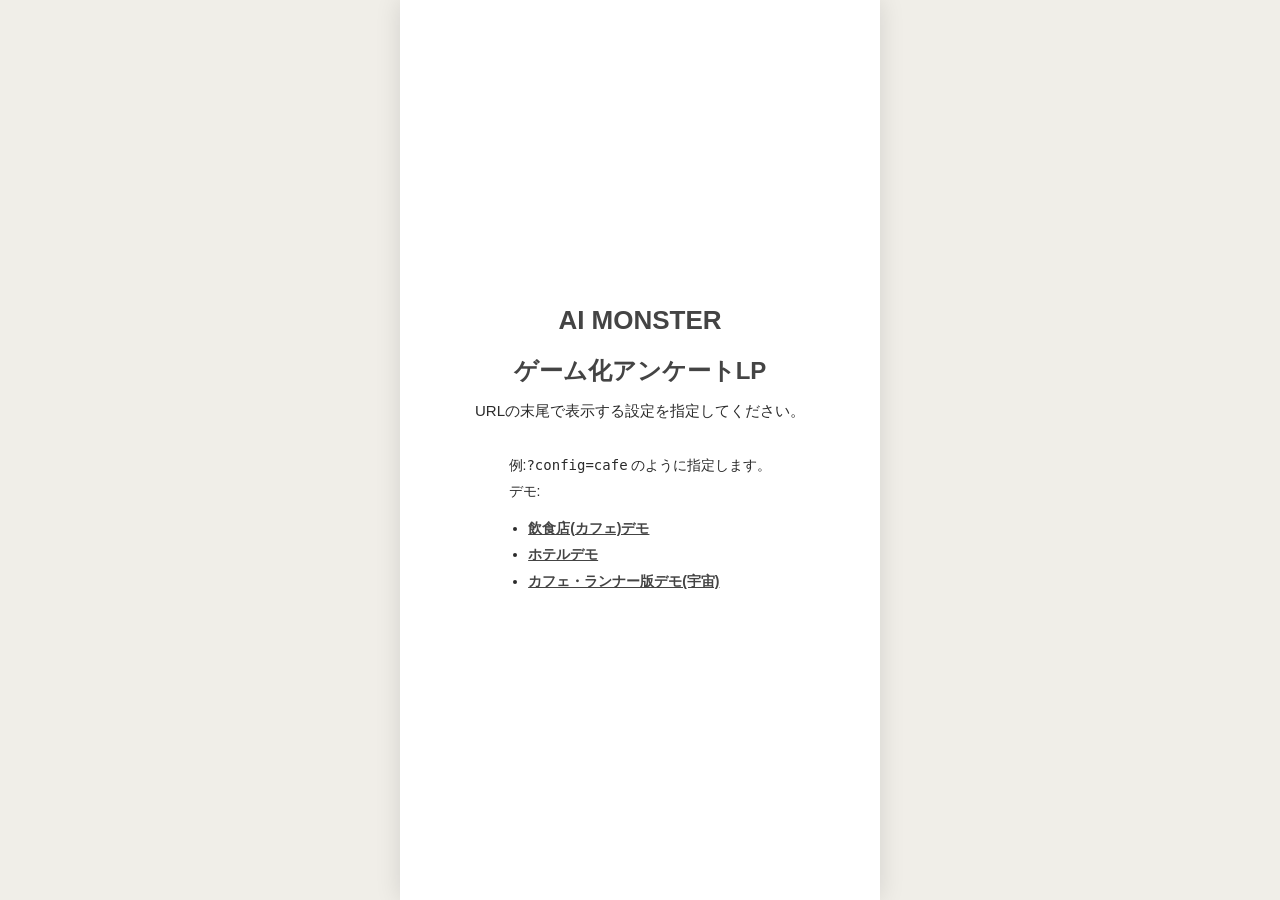
<file: index.html>
<!DOCTYPE html>
<html lang="ja">
<head>
  <meta charset="UTF-8">
  <meta name="viewport" content="width=device-width, initial-scale=1">
  <title>AI MONSTER</title>
  <link rel="stylesheet" href="engine/style.css">
</head>
<body>
  <div id="app">

    <!-- 進行度表示(ゲーム中のみ表示) -->
    <header id="hud" hidden>
      <div id="hud-icons" aria-label="クエストの進行状況"></div>
      <div id="hud-power" hidden></div>
      <div id="hud-count"></div>
    </header>

    <!-- [1] タイトル画面 -->
    <section id="screen-title" class="screen">
      <div id="title-logo"></div>
      <h1 id="title-heading"></h1>
      <p id="title-sub"></p>
      <button id="btn-start" class="btn-big" hidden></button>
      <div id="guide" hidden></div>
    </section>

    <!-- [2a] ゲーム画面(questモード:横スクロールRPG風) -->
    <section id="screen-game" class="screen" hidden>
      <div id="field">
        <div id="world"></div>
        <div id="hero"></div>
        <div id="tap-hint">タップで すすむ!</div>
      </div>
    </section>

    <!-- [2b] ゲーム画面(runnerモード:操作型シューティング・宇宙) -->
    <section id="screen-runner" class="screen" hidden>
      <canvas id="game-canvas"></canvas>
      <div id="cards" hidden></div>
      <div id="go-burst" hidden></div>
    </section>

    <!-- [4] クリア画面 -->
    <section id="screen-clear" class="screen" hidden>
      <div id="clear-fx" aria-hidden="true"></div>
      <h2 id="clear-title"></h2>
      <p id="clear-message"></p>
      <div id="clear-coupon" hidden></div>
      <a id="clear-cta" class="btn-big" href="#"></a>
      <p id="submit-note"></p>
    </section>

    <!-- お知らせ表示(両モード共通) -->
    <div id="banner" hidden></div>

  </div>

  <!-- [3] 質問モーダル(画面に重なる質問ウィンドウ) -->
  <div id="modal" hidden></div>

  <noscript><p style="padding:16px">このページの表示にはJavaScript(ブラウザでプログラムを動かす仕組み)が必要です。</p></noscript>

  <script src="engine/questions.js"></script>
  <script src="engine/submit.js"></script>
  <script src="engine/engine.js"></script>
</body>
</html>
</file>
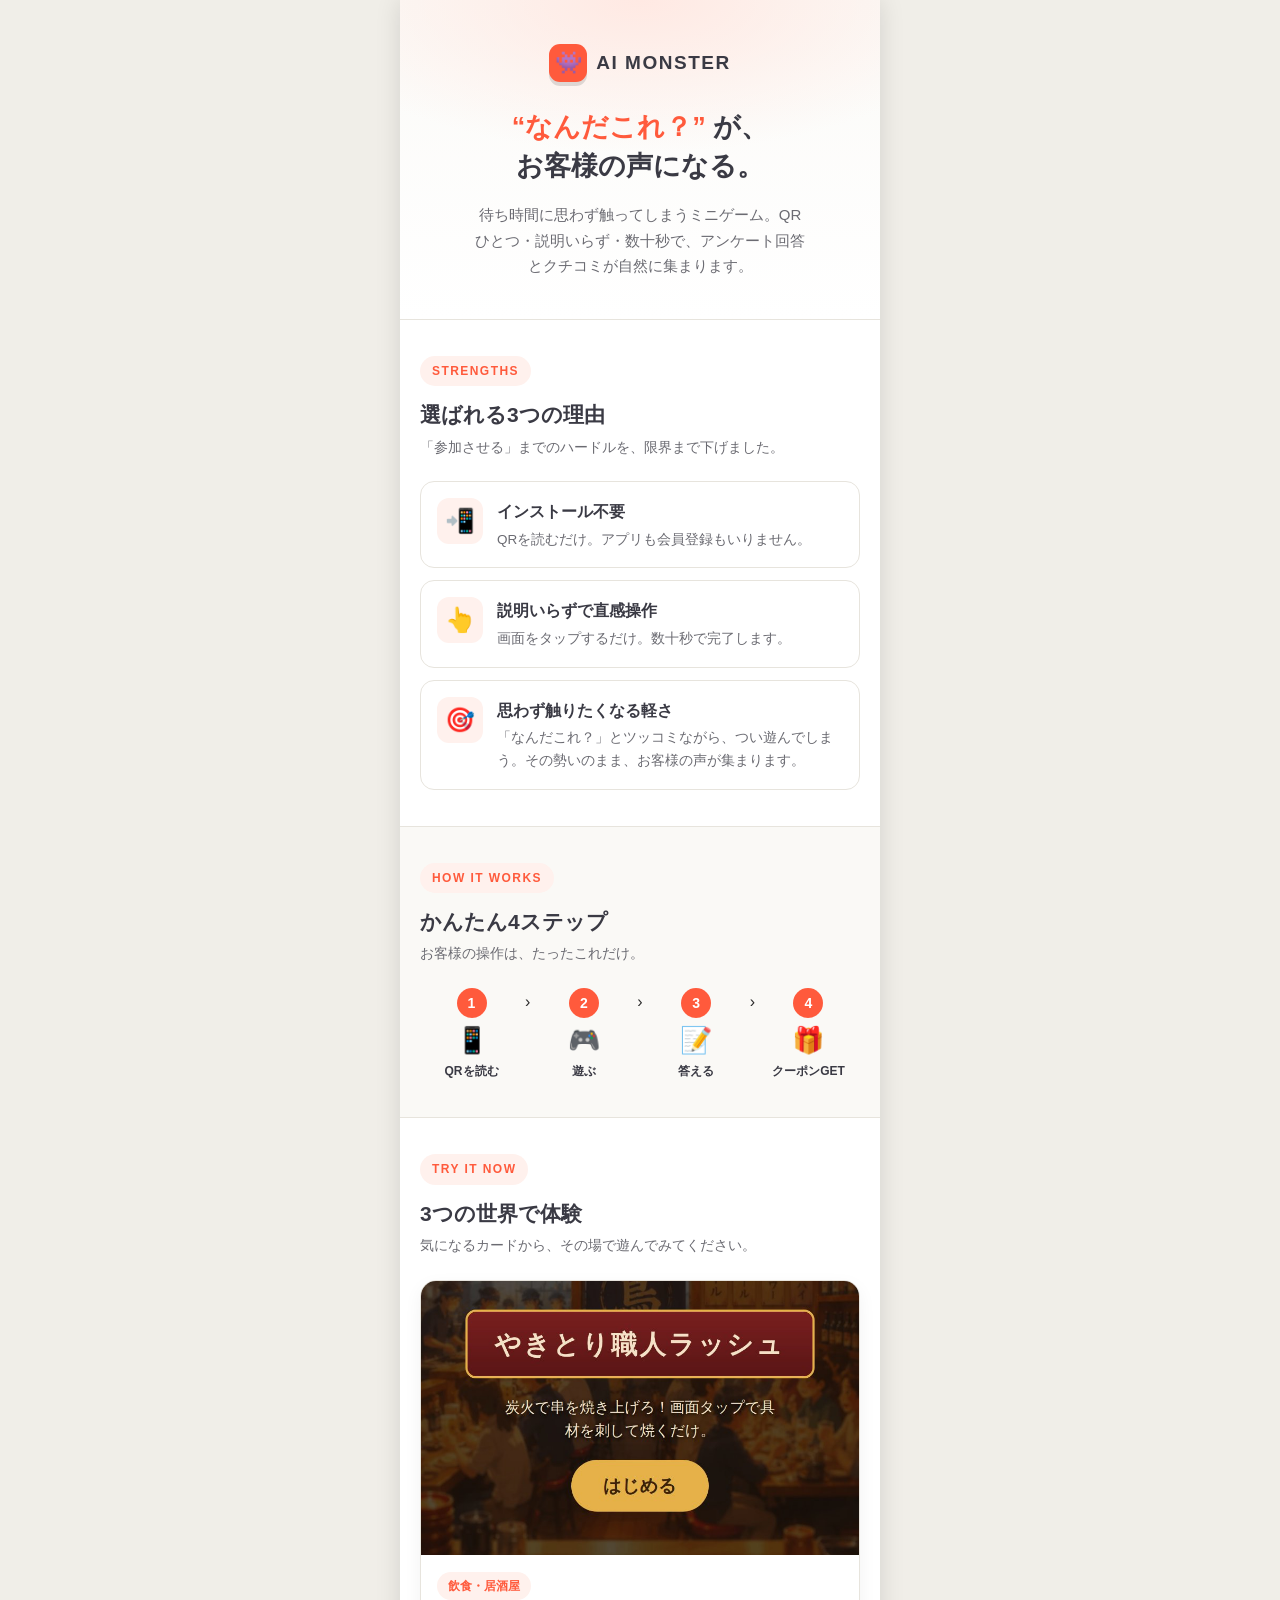
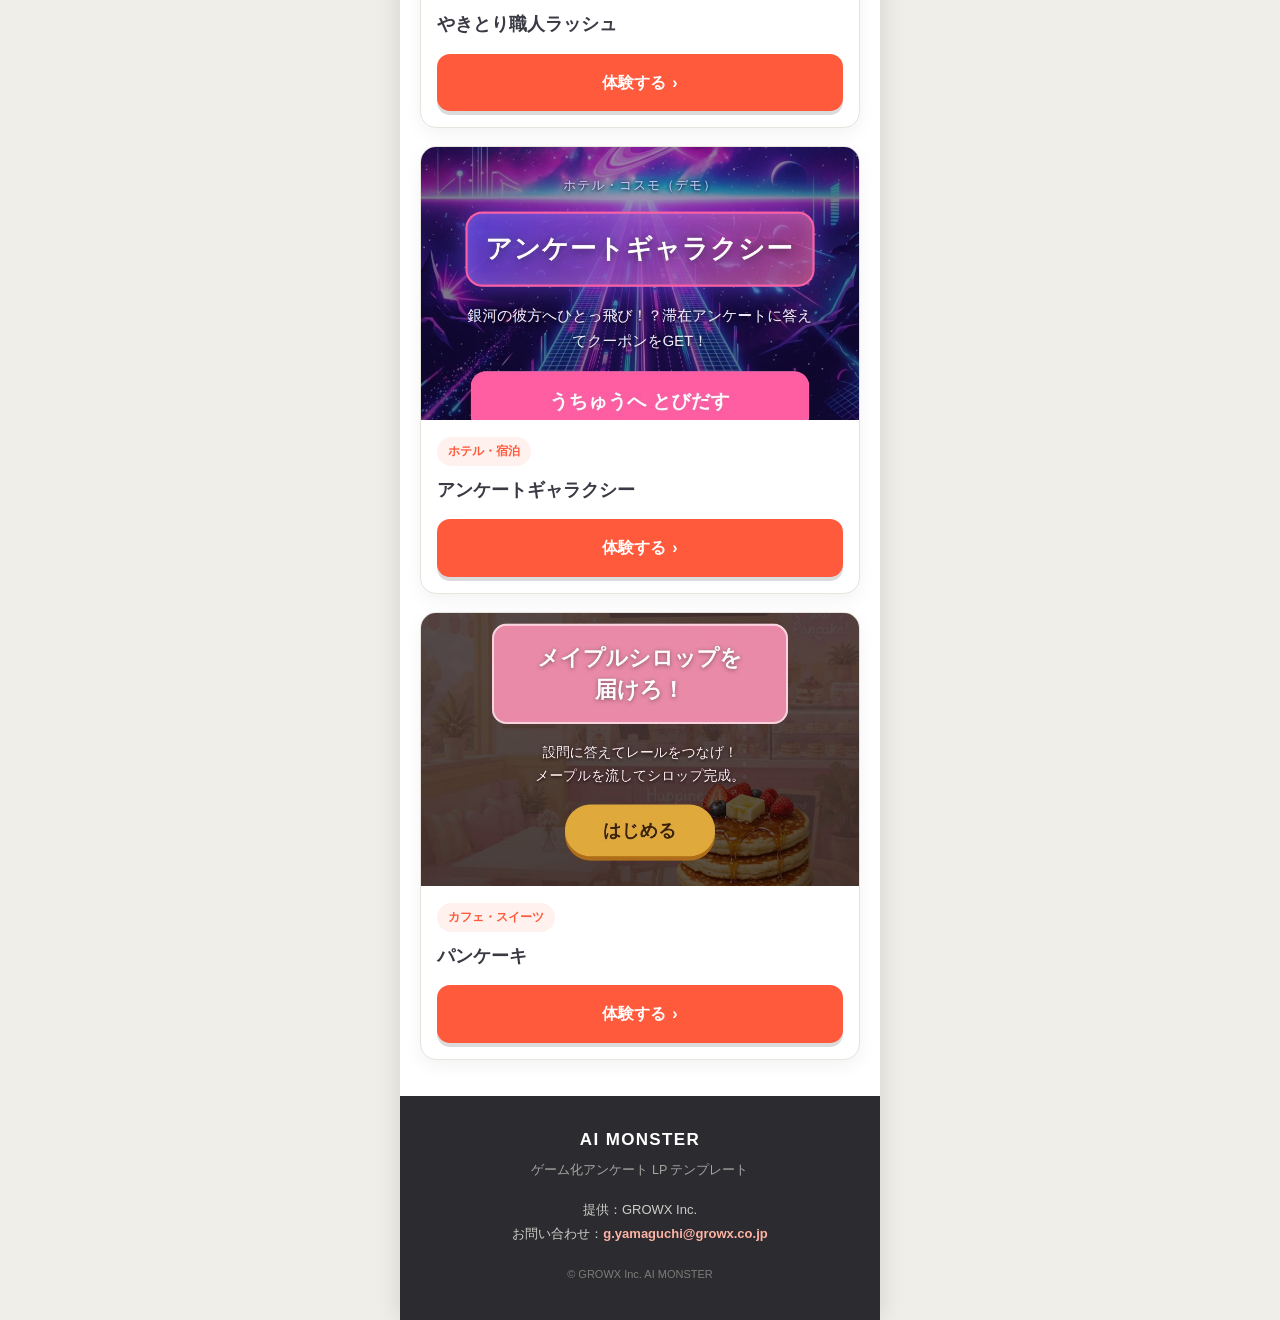
<file: showcase/index.html>
<!DOCTYPE html>
<html lang="ja">
<head>
  <meta charset="UTF-8">
  <meta name="viewport" content="width=device-width, initial-scale=1">
  <title>AI MONSTER｜ゲームLP一覧</title>

  <!--
    AI MONSTER 営業用「ゲームLP一覧（入口）」LP
    - 単一HTMLで自己完結（外部CSS/JSへの依存なし）。スマホ縦持ち前提（375px基準）。
    - 3ゲームのタイトル画面サムネ（thumb-yakitori.jpg / thumb-runner.jpg / thumb-pancake.jpg）を
      この showcase/ ディレクトリに同梱。各カードの <img>（data-game 付き）が表示する。
      万一画像が読み込めない場合は onerror で <img> を隠し、グレー枠にゲーム名を表示するフォールバック付き。
    - ※ iOS Safari 実機での表示は要確認（本環境では実機未検証）。
  -->

  <style>
    :root {
      --ink:    #2b2b2b;          /* 本文の色 */
      --main:   #3a3a44;          /* 見出しの色 */
      --accent: #ff5a3c;          /* アクセント（CTA・強調） */
      --accent-soft: #fff1ed;     /* アクセントの淡い背景 */
      --muted:  #6b6b72;          /* 補足テキスト */
      --line:   #e7e4dd;          /* 区切り線 */
      --bg:     #f0eee8;          /* ページ背景 */
      --card:   #ffffff;          /* カード背景 */
    }

    * { margin: 0; padding: 0; box-sizing: border-box; }

    html { touch-action: manipulation; }

    body {
      font-family: "Hiragino Kaku Gothic ProN", "Hiragino Sans", "Noto Sans JP", sans-serif;
      background: var(--bg);
      color: var(--ink);
      line-height: 1.7;
      -webkit-text-size-adjust: 100%;
    }

    /* スマホ縦画面（375px）基準。PCでは中央に1カラムで寄せるだけ */
    .wrap {
      max-width: 480px;
      margin: 0 auto;
      background: var(--card);
      min-height: 100dvh;
      box-shadow: 0 0 24px rgba(0, 0, 0, .12);
      overflow: hidden;
    }

    section { padding: 36px 20px; }

    .eyebrow {
      display: inline-block;
      font-size: 12px;
      font-weight: bold;
      letter-spacing: .12em;
      color: var(--accent);
      background: var(--accent-soft);
      padding: 5px 12px;
      border-radius: 999px;
    }

    .section-title {
      font-size: 21px;
      font-weight: bold;
      color: var(--main);
      line-height: 1.4;
      margin: 14px 0 6px;
    }

    .section-lead {
      font-size: 14px;
      color: var(--muted);
      margin-bottom: 22px;
    }

    /* ---------- ① ヒーロー ---------- */
    .hero {
      background:
        radial-gradient(120% 80% at 50% 0%, #ffe9e3 0%, rgba(255,233,227,0) 60%),
        linear-gradient(180deg, #fbfaf7 0%, #ffffff 100%);
      text-align: center;
      padding-top: 44px;
      padding-bottom: 40px;
      border-bottom: 1px solid var(--line);
    }

    .brand {
      display: inline-flex;
      align-items: center;
      gap: 9px;
      margin-bottom: 26px;
    }
    .brand .mark {
      width: 38px; height: 38px;
      border-radius: 11px;
      background: var(--accent);
      color: #fff;
      font-size: 22px;
      line-height: 38px;
      text-align: center;
      box-shadow: 0 4px 0 rgba(0,0,0,.12);
    }
    .brand .name {
      font-size: 19px;
      font-weight: bold;
      letter-spacing: .08em;
      color: var(--main);
    }

    .hero h1 {
      font-size: 27px;
      font-weight: bold;
      color: var(--main);
      line-height: 1.45;
      margin-bottom: 16px;
    }
    .hero h1 .q { color: var(--accent); }

    .hero p {
      font-size: 15px;
      color: var(--muted);
      max-width: 22em;
      margin: 0 auto;
    }

    /* ---------- ② 強み3点 ---------- */
    .merits { display: flex; flex-direction: column; gap: 12px; }
    .merit {
      display: flex;
      gap: 14px;
      align-items: flex-start;
      background: var(--card);
      border: 1px solid var(--line);
      border-radius: 14px;
      padding: 16px;
    }
    .merit .ic {
      flex: 0 0 auto;
      width: 46px; height: 46px;
      border-radius: 12px;
      background: var(--accent-soft);
      font-size: 24px;
      line-height: 46px;
      text-align: center;
    }
    .merit h3 {
      font-size: 16px;
      color: var(--main);
      margin-bottom: 3px;
    }
    .merit p { font-size: 13.5px; color: var(--muted); }

    /* ---------- ③ 仕組み（4ステップ） ---------- */
    .how { background: #faf9f6; border-top: 1px solid var(--line); border-bottom: 1px solid var(--line); }
    .steps {
      display: flex;
      align-items: stretch;
      justify-content: center;
      gap: 4px;
    }
    .step {
      flex: 1 1 0;
      text-align: center;
    }
    .step .num {
      width: 30px; height: 30px;
      margin: 0 auto 8px;
      border-radius: 50%;
      background: var(--accent);
      color: #fff;
      font-size: 14px;
      font-weight: bold;
      line-height: 30px;
    }
    .step .ec { font-size: 26px; line-height: 1.1; }
    .step .lb {
      font-size: 12px;
      font-weight: bold;
      color: var(--main);
      margin-top: 6px;
      word-break: keep-all;
    }
    .step .arrow {
      align-self: center;
      color: var(--accent);
      font-size: 18px;
      flex: 0 0 auto;
      padding-top: 22px;
    }
    /* 矢印は flex の独立アイテムとして steps に直接置く */
    .steps-row {
      display: flex;
      align-items: flex-start;
      justify-content: center;
      gap: 2px;
    }

    /* ---------- ④ ゲームを体験 ---------- */
    .games { display: flex; flex-direction: column; gap: 18px; }
    .game-card {
      border: 1px solid var(--line);
      border-radius: 16px;
      overflow: hidden;
      background: var(--card);
      box-shadow: 0 6px 18px rgba(0,0,0,.05);
    }

    /* サムネ枠：画像未配置の間はグレー枠にゲーム名を表示。
       画像が読み込めた場合は <img> がこの枠を覆う。 */
    .thumb {
      position: relative;
      width: 100%;
      aspect-ratio: 16 / 10;
      background: #e9e7e1;
      display: flex;
      align-items: center;
      justify-content: center;
    }
    .thumb::after {
      content: attr(data-label);
      color: #9a978f;
      font-size: 15px;
      font-weight: bold;
      letter-spacing: .04em;
      padding: 0 16px;
      text-align: center;
    }
    .thumb img {
      position: absolute;
      inset: 0;
      width: 100%;
      height: 100%;
      object-fit: cover;
      display: block;
    }

    .game-body { padding: 16px; }
    .tag {
      display: inline-block;
      font-size: 12px;
      font-weight: bold;
      color: var(--accent);
      background: var(--accent-soft);
      border-radius: 999px;
      padding: 4px 11px;
      margin-bottom: 9px;
    }
    .game-body h3 {
      font-size: 18px;
      color: var(--main);
      margin-bottom: 14px;
    }

    .btn {
      display: block;
      width: 100%;
      padding: 15px;
      border: none;
      border-radius: 13px;
      background: var(--accent);
      color: #fff;
      font-size: 16px;
      font-weight: bold;
      text-align: center;
      text-decoration: none;
      box-shadow: 0 4px 0 rgba(0,0,0,.14);
    }
    .btn:active { transform: translateY(2px); box-shadow: 0 2px 0 rgba(0,0,0,.14); }
    .btn .chev { margin-left: 6px; }

    /* ---------- ⑤ フッター ---------- */
    footer {
      background: #2b2b30;
      color: #cfcdc7;
      text-align: center;
      padding: 30px 20px 36px;
    }
    footer .f-brand {
      font-size: 17px;
      font-weight: bold;
      letter-spacing: .08em;
      color: #fff;
      margin-bottom: 6px;
    }
    footer .f-sub { font-size: 12.5px; color: #a8a6a0; margin-bottom: 16px; }
    footer .f-contact { font-size: 13px; line-height: 1.9; }
    footer .f-contact a { color: #ffb3a4; text-decoration: none; font-weight: bold; }
    footer .f-copy { font-size: 11px; color: #7e7c77; margin-top: 18px; }
  </style>
</head>
<body>
  <div class="wrap">

    <!-- ① ヒーロー -->
    <section class="hero">
      <div class="brand">
        <span class="mark" aria-hidden="true">👾</span>
        <span class="name">AI MONSTER</span>
      </div>
      <h1><span class="q">&ldquo;なんだこれ？&rdquo;</span> が、<br>お客様の声になる。</h1>
      <p>待ち時間に思わず触ってしまうミニゲーム。QRひとつ・説明いらず・数十秒で、アンケート回答とクチコミが自然に集まります。</p>
    </section>

    <!-- ② 強み3点 -->
    <section>
      <span class="eyebrow">STRENGTHS</span>
      <h2 class="section-title">選ばれる3つの理由</h2>
      <p class="section-lead">「参加させる」までのハードルを、限界まで下げました。</p>

      <div class="merits">
        <div class="merit">
          <span class="ic" aria-hidden="true">📲</span>
          <div>
            <h3>インストール不要</h3>
            <p>QRを読むだけ。アプリも会員登録もいりません。</p>
          </div>
        </div>
        <div class="merit">
          <span class="ic" aria-hidden="true">👆</span>
          <div>
            <h3>説明いらずで直感操作</h3>
            <p>画面をタップするだけ。数十秒で完了します。</p>
          </div>
        </div>
        <div class="merit">
          <span class="ic" aria-hidden="true">🎯</span>
          <div>
            <h3>思わず触りたくなる軽さ</h3>
            <p>「なんだこれ？」とツッコミながら、つい遊んでしまう。その勢いのまま、お客様の声が集まります。</p>
          </div>
        </div>
      </div>
    </section>

    <!-- ③ 仕組み（4ステップ） -->
    <section class="how">
      <span class="eyebrow">HOW IT WORKS</span>
      <h2 class="section-title">かんたん4ステップ</h2>
      <p class="section-lead">お客様の操作は、たったこれだけ。</p>

      <div class="steps-row">
        <div class="step">
          <div class="num">1</div>
          <div class="ec" aria-hidden="true">📱</div>
          <div class="lb">QRを読む</div>
        </div>
        <div class="arrow" aria-hidden="true">›</div>
        <div class="step">
          <div class="num">2</div>
          <div class="ec" aria-hidden="true">🎮</div>
          <div class="lb">遊ぶ</div>
        </div>
        <div class="arrow" aria-hidden="true">›</div>
        <div class="step">
          <div class="num">3</div>
          <div class="ec" aria-hidden="true">📝</div>
          <div class="lb">答える</div>
        </div>
        <div class="arrow" aria-hidden="true">›</div>
        <div class="step">
          <div class="num">4</div>
          <div class="ec" aria-hidden="true">🎁</div>
          <div class="lb">クーポンGET</div>
        </div>
      </div>
    </section>

    <!-- ④ ゲームを体験（このLPの本体） -->
    <section>
      <span class="eyebrow">TRY IT NOW</span>
      <h2 class="section-title">3つの世界で体験</h2>
      <p class="section-lead">気になるカードから、その場で遊んでみてください。</p>

      <div class="games">

        <!-- やきとり職人ラッシュ -->
        <article class="game-card">
          <div class="thumb" data-label="やきとり職人ラッシュ">
            <img src="thumb-yakitori.jpg" alt="やきとり職人ラッシュ タイトル画面"
                 data-game="yakitori"
                 onerror="this.style.display='none'">
          </div>
          <div class="game-body">
            <span class="tag">飲食・居酒屋</span>
            <h3>やきとり職人ラッシュ</h3>
            <a class="btn" href="https://growx-inc.github.io/lp-monster/yakitori-rush/"
               target="_blank" rel="noopener">体験する<span class="chev" aria-hidden="true">›</span></a>
          </div>
        </article>

        <!-- アンケートギャラクシー -->
        <article class="game-card">
          <div class="thumb" data-label="アンケートギャラクシー">
            <img src="thumb-runner.jpg" alt="アンケートギャラクシー タイトル画面"
                 data-game="runner"
                 onerror="this.style.display='none'">
          </div>
          <div class="game-body">
            <span class="tag">ホテル・宿泊</span>
            <h3>アンケートギャラクシー</h3>
            <a class="btn" href="https://growx-inc.github.io/lp-monster/?config=hotel-runner"
               target="_blank" rel="noopener">体験する<span class="chev" aria-hidden="true">›</span></a>
          </div>
        </article>

        <!-- パンケーキ -->
        <article class="game-card">
          <div class="thumb" data-label="パンケーキ">
            <img src="thumb-pancake.jpg" alt="パンケーキ タイトル画面"
                 data-game="pancake"
                 onerror="this.style.display='none'">
          </div>
          <div class="game-body">
            <span class="tag">カフェ・スイーツ</span>
            <h3>パンケーキ</h3>
            <a class="btn" href="https://growx-inc.github.io/lp-monster/pancake-game/"
               target="_blank" rel="noopener">体験する<span class="chev" aria-hidden="true">›</span></a>
          </div>
        </article>

      </div>
    </section>

    <!-- ⑤ フッター -->
    <footer>
      <div class="f-brand">AI MONSTER</div>
      <div class="f-sub">ゲーム化アンケート LP テンプレート</div>
      <div class="f-contact">
        提供：GROWX Inc.<br>
        お問い合わせ：<a href="mailto:g.yamaguchi@growx.co.jp">g.yamaguchi@growx.co.jp</a>
      </div>
      <div class="f-copy">© GROWX Inc. AI MONSTER</div>
    </footer>

  </div>
</body>
</html>
</file>
<file: engine/style.css>
/* AI MONSTER engine 共通スタイル
   色は config.json の値で --main / --accent を上書きして使う */

:root {
  --main: #444444;
  --accent: #888888;
  --text: #2b2b2b;
}

* { margin: 0; padding: 0; box-sizing: border-box; }

html {
  /* ダブルタップ拡大の抑制(ピンチ拡大は残す) */
  touch-action: manipulation;
}

body {
  font-family: "Hiragino Kaku Gothic ProN", "Hiragino Sans", "Noto Sans JP", sans-serif;
  background: #f0eee8;
  color: var(--text);
  /* 長押しによるテキスト選択・コンテキストメニューの抑制 */
  -webkit-user-select: none;
  user-select: none;
  -webkit-touch-callout: none;
}

/* 自由記述の入力欄だけは選択・入力可能のまま残す */
textarea, input {
  -webkit-user-select: text;
  user-select: text;
}

[hidden] { display: none !important; }

/* スマホ縦画面(375px)基準。PCでは中央寄せのみ */
#app {
  position: relative;
  max-width: 480px;
  margin: 0 auto;
  min-height: 100dvh;
  display: flex;
  flex-direction: column;
  background: #fff;
  box-shadow: 0 0 24px rgba(0, 0, 0, .12);
  overflow: hidden;
}

/* ---------- 進行度表示(HUD) ---------- */

#hud {
  position: absolute;
  top: 0; left: 0; right: 0;
  z-index: 20;
  display: flex;
  align-items: center;
  justify-content: space-between;
  gap: 8px;
  padding: 10px 14px;
  background: rgba(0, 0, 0, .55);
  color: #fff;
}

#hud-icons { display: flex; gap: 6px; font-size: 20px; }
#hud-icons .done { opacity: .9; }
#hud-count { font-weight: bold; font-size: 16px; white-space: nowrap; }
#hud-power { font-weight: bold; font-size: 16px; color: #ffe14d; white-space: nowrap; }

/* ---------- 画面共通 ---------- */

.screen {
  flex: 1;
  display: flex;
  flex-direction: column;
  align-items: center;
  justify-content: center;
  padding: 24px 20px;
  text-align: center;
}

.btn-big {
  display: block;
  width: 100%;
  padding: 16px;
  border: none;
  border-radius: 14px;
  background: var(--accent);
  color: #fff;
  font-size: 18px;
  font-weight: bold;
  text-decoration: none;
  cursor: pointer;
  box-shadow: 0 4px 0 rgba(0, 0, 0, .2);
}
.btn-big:active { transform: translateY(2px); box-shadow: 0 2px 0 rgba(0, 0, 0, .2); }

/* ---------- [1] タイトル画面 ---------- */

#title-logo img { max-width: 200px; max-height: 90px; }
#title-logo .logo-text {
  font-size: 26px;
  font-weight: bold;
  color: var(--main);
}
#title-heading { margin: 18px 0 10px; font-size: 24px; color: var(--main); line-height: 1.4; }
#title-sub { margin-bottom: 28px; font-size: 15px; line-height: 1.7; }

#guide { font-size: 14px; line-height: 1.9; text-align: left; }
#guide a { color: var(--main); font-weight: bold; }
#guide .demo-links { margin-top: 10px; padding-left: 1.4em; }

/* ---------- [2] ゲーム画面 ---------- */

#screen-game { padding: 0; position: relative; overflow: hidden; }

#field {
  position: relative;
  width: 100%;
  flex: 1;
  min-height: 420px;
  overflow: hidden;
  cursor: pointer;
}

/* 地面 */
#field::after {
  content: "";
  position: absolute;
  left: 0; right: 0; bottom: 0;
  height: 56px;
  background: rgba(0, 0, 0, .35);
  border-top: 4px solid rgba(255, 255, 255, .35);
}

#world {
  position: absolute;
  inset: 0;
  transition: transform .4s ease-out;
  will-change: transform;
}
#world .deco {
  position: absolute;
  bottom: 56px;
  font-size: 30px;
}

/* 画像テーマ:パララックス背景層(遠景・中景・近景)*/
#field.image-theme::after { display: none; } /* 地面の帯は近景画像に含めるため消す */
#field .layer {
  position: absolute;
  inset: 0;
  background-repeat: repeat-x;
  background-size: auto 100%;
  background-position: 0 bottom;
  transition: background-position-x .4s ease-out;
  will-change: background-position-x;
  pointer-events: none;
}

#hero img, .sprite img {
  display: block;
  height: auto;
  pointer-events: none;
}

#hud.hud-image {
  background-color: rgba(0, 0, 0, .55);
  background-size: cover;
  background-position: center;
}
.hud-icon { width: 20px; height: 20px; vertical-align: middle; }

#hero {
  position: absolute;
  left: 56px;
  bottom: 60px;
  z-index: 5;
  font-size: 46px;
  line-height: 1;
  filter: drop-shadow(0 4px 3px rgba(0, 0, 0, .35));
}
#hero.walking { animation: hop .2s ease-in-out 2; }
@keyframes hop {
  50% { transform: translateY(-12px); }
}

.sprite {
  position: absolute;
  right: 28px;
  bottom: 60px;
  z-index: 5;
  font-size: 50px;
  line-height: 1;
  animation: pop-in .35s ease-out;
  filter: drop-shadow(0 4px 3px rgba(0, 0, 0, .35));
}
@keyframes pop-in {
  0% { transform: scale(0); }
  70% { transform: scale(1.25); }
  100% { transform: scale(1); }
}
.sprite.resolved { animation: defeat .8s ease-in forwards; }
@keyframes defeat {
  40% { transform: rotate(180deg) scale(1.1); opacity: 1; }
  100% { transform: rotate(540deg) scale(0); opacity: 0; }
}
.sprite.opened { animation: shine .8s ease-out forwards; }
@keyframes shine {
  0% { transform: scale(1); }
  50% { transform: scale(1.5); }
  100% { transform: scale(1.1); opacity: .9; }
}

#tap-hint {
  position: absolute;
  left: 50%;
  bottom: 96px;
  transform: translateX(-50%);
  z-index: 6;
  padding: 8px 16px;
  border-radius: 999px;
  background: rgba(0, 0, 0, .55);
  color: #fff;
  font-size: 14px;
  white-space: nowrap;
  animation: blink 1.6s ease-in-out infinite;
  pointer-events: none;
}
@keyframes blink { 50% { opacity: .35; } }

#banner {
  position: absolute;
  top: 64px;
  left: 50%;
  transform: translateX(-50%);
  z-index: 15;
  max-width: 90%;
  padding: 10px 18px;
  border-radius: 12px;
  background: rgba(0, 0, 0, .7);
  color: #fff;
  font-size: 16px;
  font-weight: bold;
  white-space: nowrap;
  animation: pop-in .3s ease-out;
}

/* ---------- [2b] runnerモード v2(canvas描画+カード回答UI) ---------- */

#screen-runner {
  padding: 0;
  position: relative;
  overflow: hidden;
  background: #070b26;
  overscroll-behavior: none; /* 画面の引っぱり戻しを無効化 */
}

#game-canvas {
  position: absolute;
  inset: 0;
  width: 100%;
  height: 100%;
  touch-action: none; /* ドラッグ操作をページスクロールに取られない(必須) */
  cursor: grab;
}
#game-canvas:active { cursor: grabbing; }

/* カード回答UI(完全ポーズ中に表示。世界観=宇宙×ポップで統一) */
#cards {
  position: absolute;
  inset: 0;
  z-index: 20;
  display: flex;
  align-items: center;
  justify-content: center;
  padding: 18px;
  background: rgba(7, 11, 38, .82);
}

.cards-box {
  width: 100%;
  max-height: 92%;
  overflow-y: auto;
  animation: cards-in .35s ease-out;
}
@keyframes cards-in {
  from { transform: translateY(36px) scale(.96); opacity: 0; }
}
.cards-box.out { animation: cards-out .3s ease-in forwards; }
@keyframes cards-out {
  to { transform: translateY(30px) scale(.95); opacity: 0; }
}

.cards-chip {
  display: inline-block;
  margin-bottom: 10px;
  padding: 5px 14px;
  border-radius: 999px;
  background: linear-gradient(135deg, var(--main), var(--accent));
  color: #fff;
  font-size: 13px;
  font-weight: bold;
  letter-spacing: .05em;
}

.cards-question {
  margin-bottom: 16px;
  color: #fff;
  font-size: 19px;
  font-weight: bold;
  line-height: 1.6;
  text-shadow: 0 2px 8px rgba(0, 0, 0, .6);
}

.answer-card {
  display: block;
  width: 100%;
  margin-bottom: 12px;
  padding: 16px 14px;
  border: 2px solid #62e0ff;
  border-radius: 16px;
  background: linear-gradient(135deg, #1d1640, #2a1f5e);
  color: #fff;
  font-size: 16px;
  font-weight: bold;
  line-height: 1.5;
  text-align: center;
  cursor: pointer;
  box-shadow: 0 4px 0 rgba(0, 0, 0, .4), 0 0 14px rgba(98, 224, 255, .25);
}
.answer-card:active { transform: translateY(2px); }
.answer-card.picked {
  border-color: var(--accent);
  background: linear-gradient(135deg, var(--main), var(--accent));
  box-shadow: 0 4px 0 rgba(0, 0, 0, .4), 0 0 22px var(--accent);
}
.answer-card.picked::after { content: " ✔"; }

.cards-textarea {
  width: 100%;
  margin-bottom: 12px;
  padding: 14px;
  border: 2px solid #62e0ff;
  border-radius: 16px;
  background: rgba(255, 255, 255, .08);
  color: #fff;
  font-size: 16px; /* 16px未満だとiOSで入力時に画面が自動拡大されるため */
  font-family: inherit;
  resize: none;
  box-shadow: 0 0 14px rgba(98, 224, 255, .2);
}
.cards-textarea::placeholder { color: rgba(255, 255, 255, .5); }

.cards-confirm { margin-top: 4px; }
.cards-confirm:disabled { opacity: .4; box-shadow: none; cursor: default; }

/* 再開演出「PowerUp! ×○ + GO!!」 */
#go-burst {
  position: absolute;
  top: 42%;
  left: 50%;
  transform: translate(-50%, -50%);
  z-index: 25;
  width: 100%;
  text-align: center;
  color: #ffe14d;
  font-size: 38px;
  font-weight: 900;
  font-style: italic;
  letter-spacing: .04em;
  text-shadow: 0 0 24px rgba(255, 225, 77, .8), 0 4px 0 rgba(0, 0, 0, .5);
  animation: go-pop .85s ease-out;
  pointer-events: none;
}
#go-burst .go-mult { font-size: 50px; color: #fff; }
#go-burst small {
  display: block;
  margin-top: 6px;
  font-size: 56px;
  font-weight: 900;
}
@keyframes go-pop {
  0% { transform: translate(-50%, -50%) scale(.2) rotate(-8deg); opacity: 0; }
  45% { transform: translate(-50%, -50%) scale(1.3) rotate(3deg); opacity: 1; }
  100% { transform: translate(-50%, -50%) scale(1); opacity: 0; }
}

/* ---------- [3] 質問モーダル ---------- */

#modal {
  position: fixed;
  inset: 0;
  z-index: 50;
  display: flex;
  align-items: flex-end;
  justify-content: center;
  background: rgba(0, 0, 0, .45);
}

.q-box {
  width: 100%;
  max-width: 480px;
  max-height: 80dvh;
  overflow-y: auto;
  padding: 20px 20px 28px;
  border-radius: 18px 18px 0 0;
  background: #fff;
  animation: slide-up .3s ease-out;
}
@keyframes slide-up {
  from { transform: translateY(40%); opacity: 0; }
}

.q-label {
  display: inline-block;
  margin-bottom: 10px;
  padding: 4px 12px;
  border-radius: 999px;
  background: var(--main);
  color: #fff;
  font-size: 13px;
  font-weight: bold;
}
.q-text { margin-bottom: 16px; font-size: 17px; font-weight: bold; line-height: 1.6; text-align: left; }

.q-option {
  display: block;
  width: 100%;
  margin-bottom: 10px;
  padding: 14px;
  border: 2px solid var(--main);
  border-radius: 12px;
  background: #fff;
  color: var(--main);
  font-size: 16px;
  font-weight: bold;
  cursor: pointer;
}
.q-option.selected { background: var(--main); color: #fff; }

.q-textarea {
  width: 100%;
  margin-bottom: 12px;
  padding: 12px;
  border: 2px solid var(--main);
  border-radius: 12px;
  font-size: 16px; /* 16px未満だとiOSで入力時に画面が自動拡大されるため */
  font-family: inherit;
  resize: none;
}

.q-confirm { margin-top: 4px; }
.q-confirm:disabled { opacity: .4; box-shadow: none; cursor: default; }

/* ---------- [4] クリア画面 ---------- */

#clear-fx { font-size: 40px; letter-spacing: 8px; animation: pop-in .5s ease-out; }
#clear-title { margin: 14px 0 12px; font-size: 30px; color: var(--main); }
#clear-message { margin-bottom: 22px; font-size: 15px; line-height: 1.8; }
#submit-note { margin-top: 14px; font-size: 12px; color: #888; }

/* クーポン枠(チケット風。configの clear.coupon があるときだけ表示)*/
#clear-coupon { width: 100%; margin-bottom: 22px; }
.coupon-ticket {
  position: relative;
  padding: 20px 16px;
  border: 3px dashed var(--accent);
  border-radius: 16px;
  background: #fffdf2;
  box-shadow: 0 4px 14px rgba(0, 0, 0, .12);
  animation: pop-in .5s ease-out;
}
.coupon-title {
  font-size: 24px;
  font-weight: bold;
  color: var(--main);
  line-height: 1.4;
}
.coupon-code {
  display: inline-block;
  margin-top: 10px;
  padding: 4px 16px;
  border-radius: 8px;
  background: var(--main);
  color: #fff;
  font-size: 16px;
  font-weight: bold;
  letter-spacing: .12em;
}
.coupon-note {
  margin-top: 12px;
  padding-top: 10px;
  border-top: 1px solid rgba(0, 0, 0, .12);
  font-size: 13px;
  font-weight: bold;
  color: #555;
}

/* 紙吹雪(クリア時の演出) */
#confetti {
  position: absolute;
  inset: 0;
  overflow: hidden;
  pointer-events: none;
}
.confetti-piece {
  position: absolute;
  top: -16px;
  width: 10px;
  height: 14px;
  border-radius: 2px;
  opacity: 0;
  animation: confetti-fall 2.6s linear forwards;
}
@keyframes confetti-fall {
  0% { transform: translateY(0) rotate(0) skewX(0); opacity: 1; }
  100% { transform: translateY(110vh) rotate(640deg) skewX(20deg); opacity: .8; }
}
</file>
